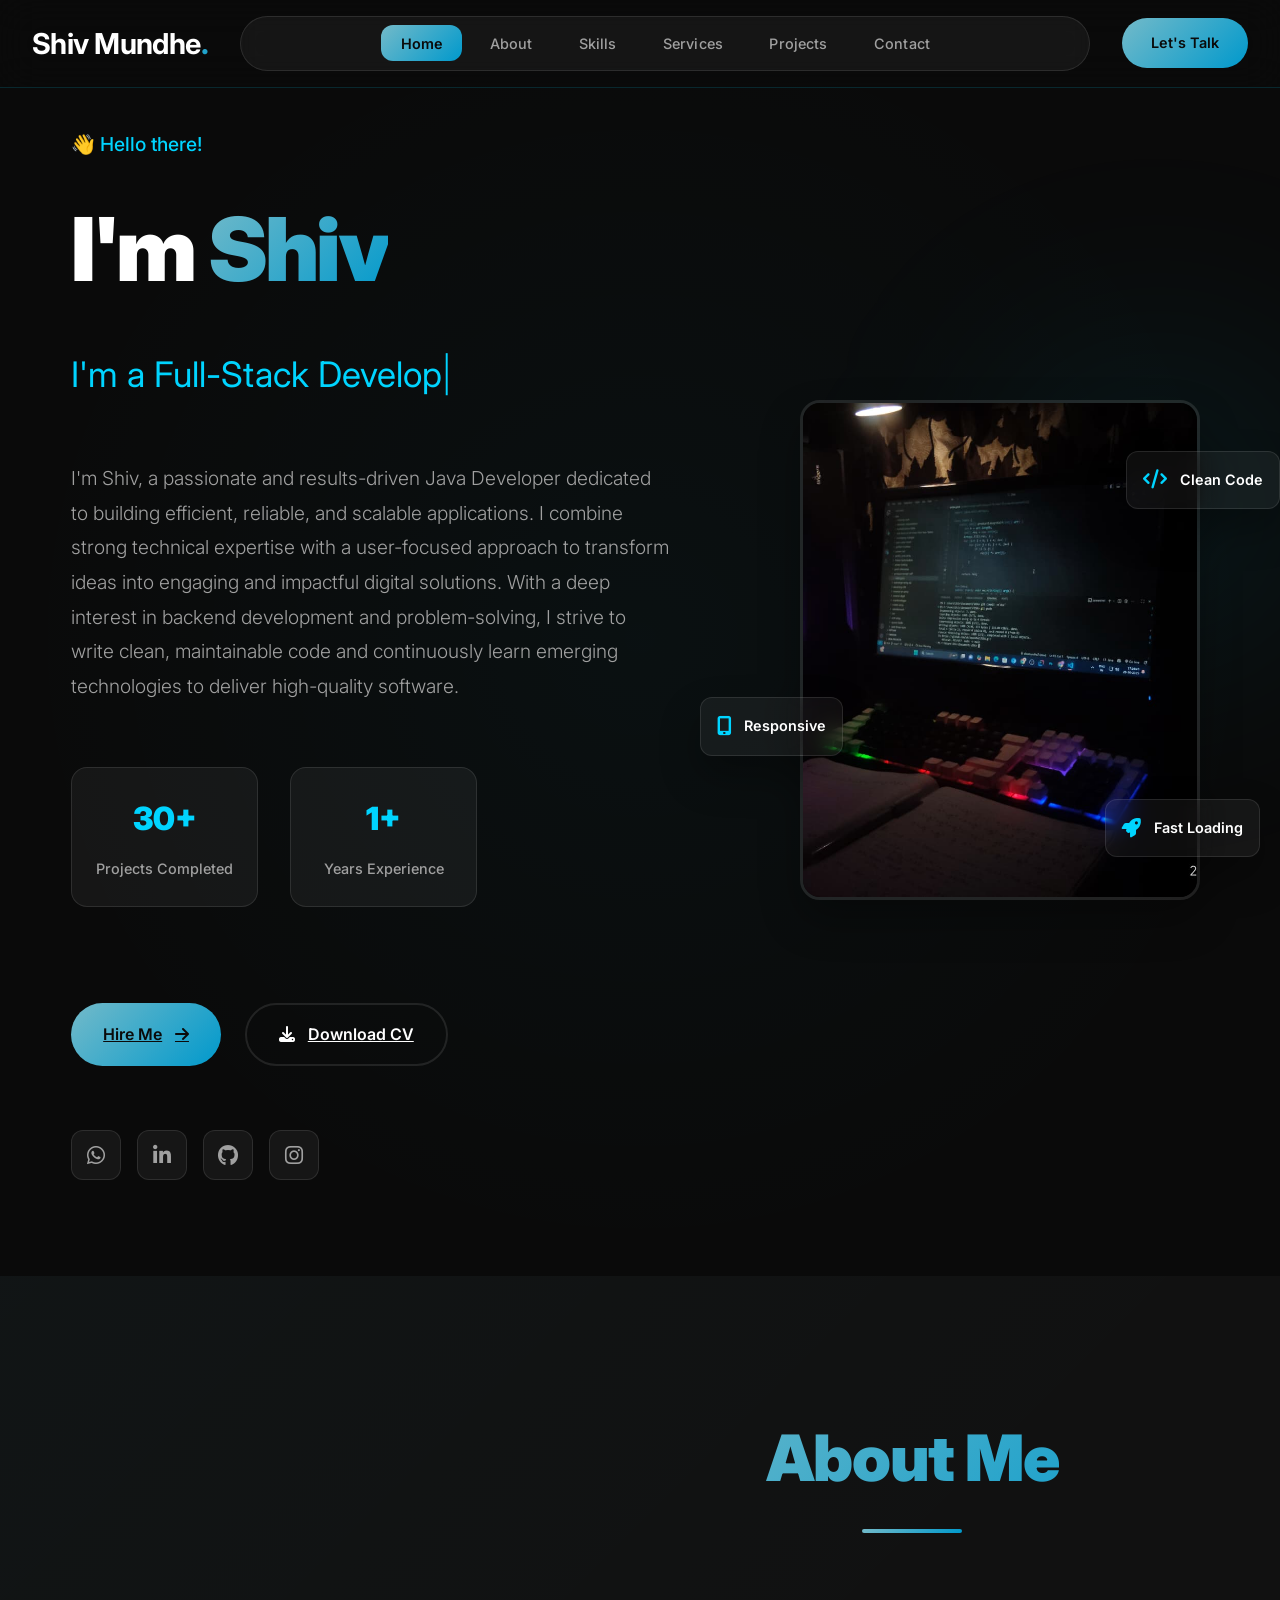
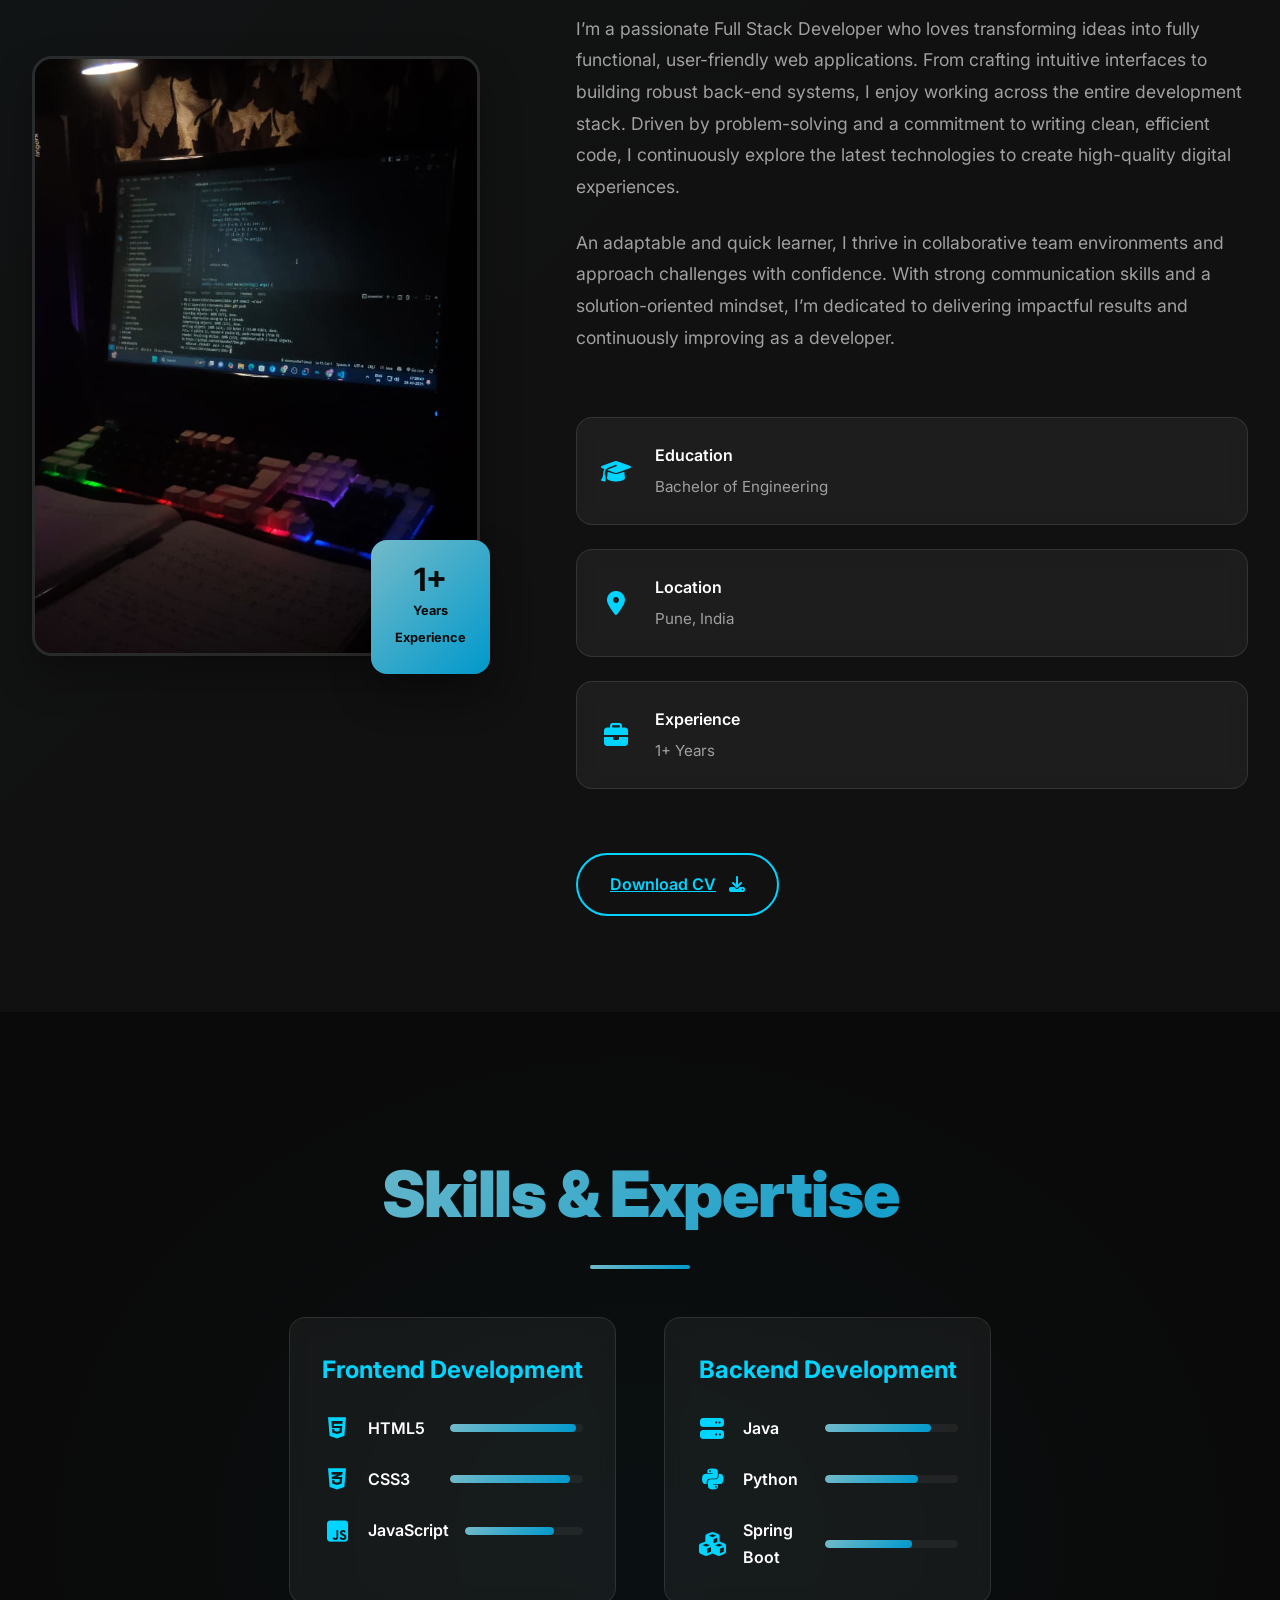
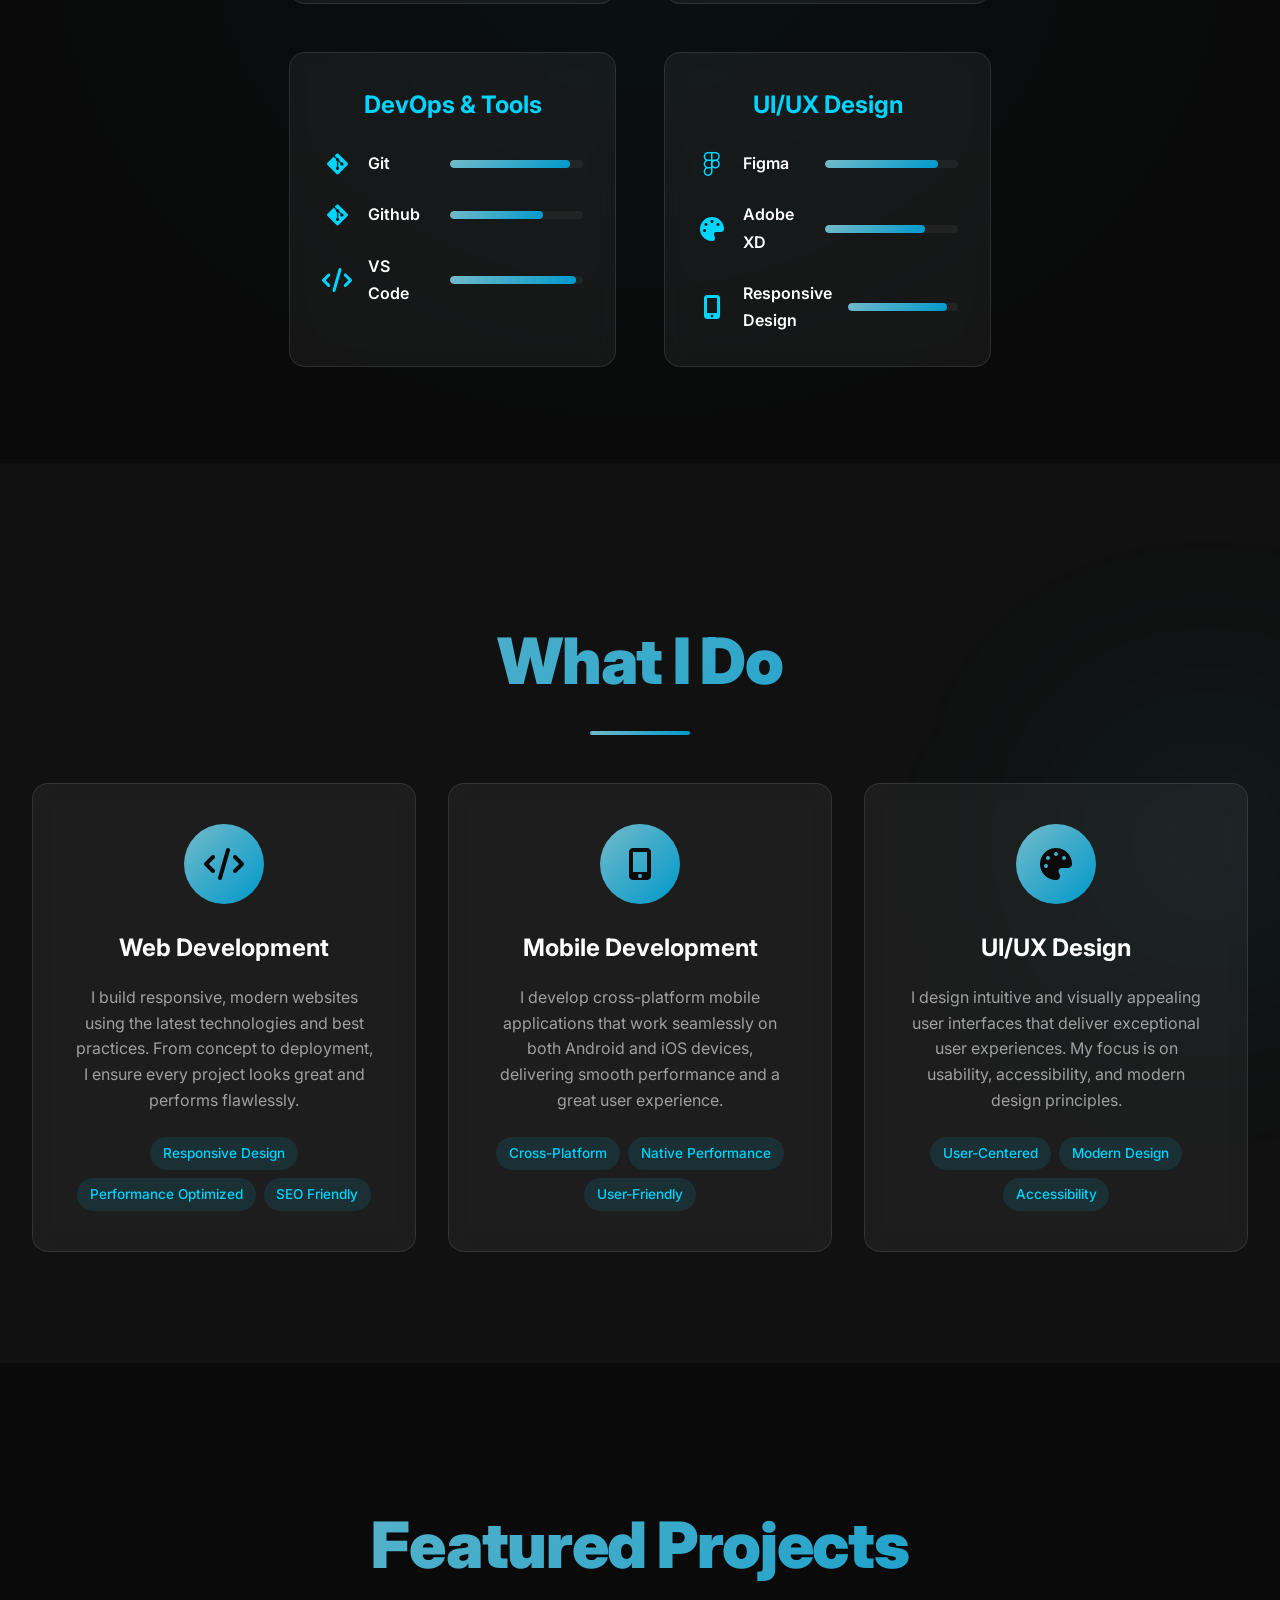
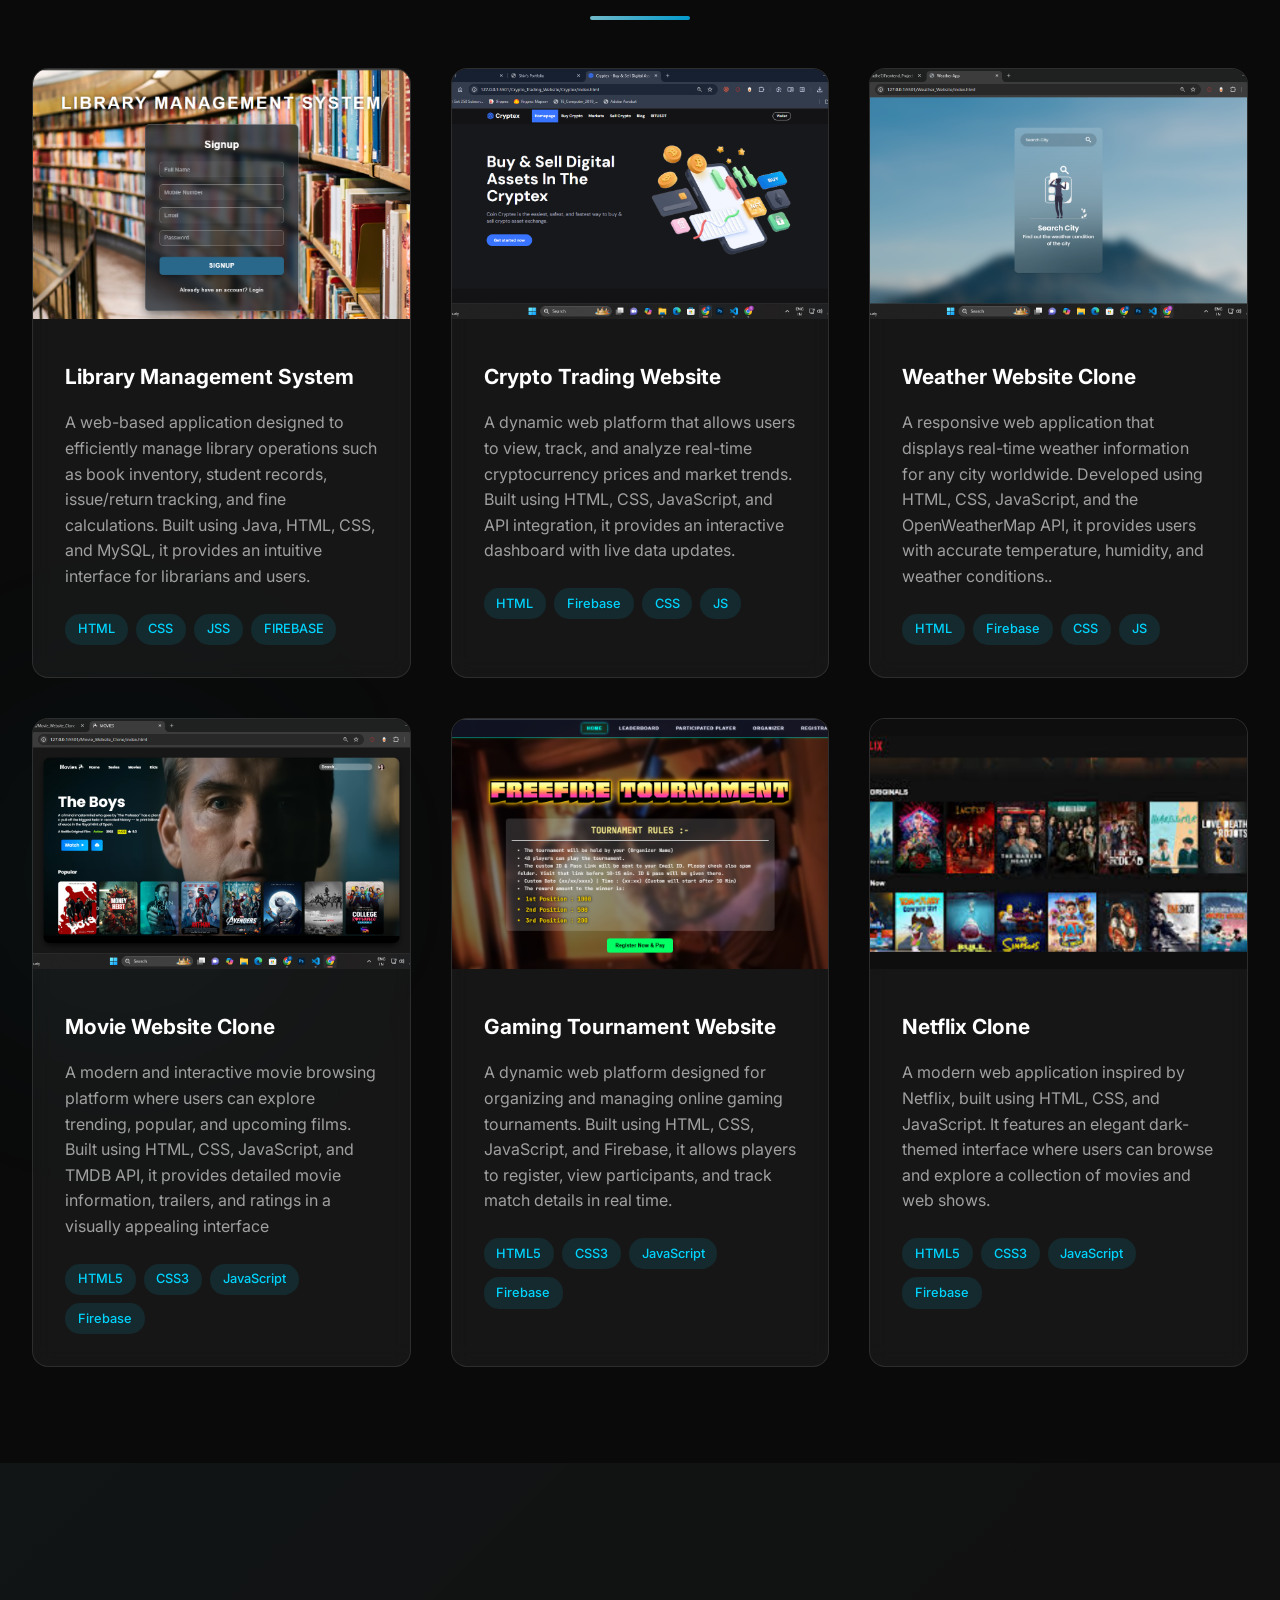
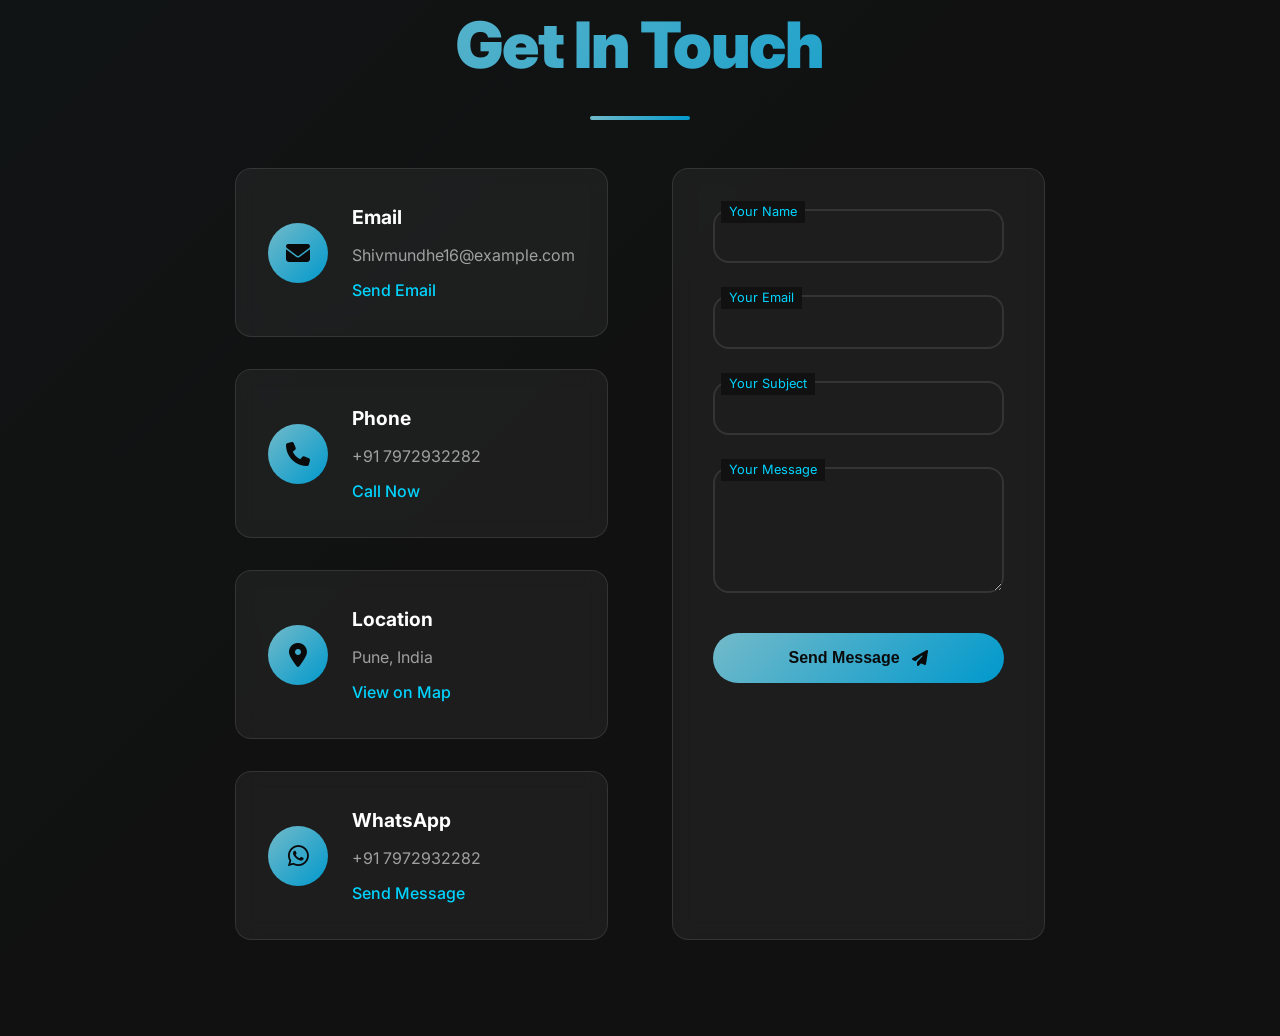
<file: shiv-new-portfolio/profile/index.html>
<!DOCTYPE html>
<html lang="en">

<head>
    <meta charset="UTF-8">
    <meta name="viewport" content="width=device-width, initial-scale=1.0">
    <title>Shiv Mundhe - Portfolio</title>
    <link rel="stylesheet"
        href="https://fonts.googleapis.com/css2?family=Inter:wght@300;400;500;600;700;900&display=swap">
    <link rel="stylesheet" href="https://cdnjs.cloudflare.com/ajax/libs/font-awesome/6.4.0/css/all.min.css">
    <link rel="stylesheet" href="style.css">
</head>

<body>
    <header>
        <nav class="navbar">
            <div class="nav-brand">Shiv Mundhe<span class="brand-dot">.</span></div>
            <ul class="nav-menu">
                <li><a href="#home" class="nav-link active">Home</a></li>
                <li><a href="#about" class="nav-link">About</a></li>
                <li><a href="#skills" class="nav-link">Skills</a></li>
                <li><a href="#service" class="nav-link">Services</a></li>
                <li><a href="#project" class="nav-link">Projects</a></li>
                <li><a href="#contact" class="nav-link">Contact</a></li>
            </ul>
            <div class="nav-cta">
                <a href="#contact" class="cta-btn">Let's Talk</a>
            </div>
            <div class="hamburger">
                <span></span>
                <span></span>
                <span></span>
            </div>
        </nav>
    </header>

    <main>
        <section id="home" class="section home">
            <div class="container">
                <div class="home-content">
                    <div class="home-text">
                        <div class="greeting">👋 Hello there!</div>
                        <h1 class="hero-title">I'm <span class="accent">Shiv</span></h1>
                        <h2 class="hero-subtitle" id="rotating-profession">Web Developer</h2>
                        <p class="hero-desc">
                            I'm Shiv, a passionate and results-driven Java Developer dedicated to building efficient,
                            reliable, and scalable applications. I combine strong technical expertise with a
                            user-focused approach to transform ideas into engaging and impactful digital solutions. With
                            a deep interest in backend development and problem-solving, I strive to write clean,
                            maintainable code and continuously learn emerging technologies to deliver high-quality
                            software.
                        </p>

                        <div class="hero-stats">
                            <div class="stat">
                                <span class="stat-number">30+</span>
                                <span class="stat-label">Projects Completed</span>
                            </div>
                            <div class="stat">
                                <span class="stat-number">1+</span>
                                <span class="stat-label">Years Experience</span>
                            </div>
                        </div>

                        <div class="hero-actions">
                            <a href="#contact" class="hire-btn primary">
                                <span>Hire Me</span>
                                <i class="fas fa-arrow-right"></i>
                            </a>
                            <a href="https://drive.google.com/file/d/1qM5o1s1-Yy5-Kff9Eo3NRAQvk4mnkRW1/view"
                                target="_blank" download class="hire-btn secondary">
                                <i class="fas fa-download"></i>
                                <span>Download CV</span>
                            </a>
                        </div>

                        <div class="social-links">
                            <a href="+91 79 7293 2282" aria-label="WhatsApp" class="social-icon whatsapp">
                                <i class="fab fa-whatsapp"></i>
                            </a>
                            <a href="https://www.linkedin.com/in/shivshankar-mundhe-4a0320367/" aria-label="LinkedIn"
                                class="social-icon linkedin">
                                <i class="fab fa-linkedin-in"></i>
                            </a>
                            <a href="https://github.com/shivmundhe7" aria-label="GitHub" class="social-icon github">
                                <i class="fab fa-github"></i>
                            </a>
                            <a href="https://www.instagram.com/shiv_mundhe_7/" aria-label="Instagram"
                                class="social-icon instagram">
                                <i class="fab fa-instagram"></i>
                            </a>
                        </div>
                    </div>

                    <div class="home-image">
                        <div class="image-container">
                            <img src="images/mainimg.jpeg" alt="Profile photo of Shiv Mundhe" class="profile-image">
                            <div class="floating-card card-1">
                                <i class="fas fa-code"></i>
                                <span>Clean Code</span>
                            </div>
                            <div class="floating-card card-2">
                                <i class="fas fa-mobile-alt"></i>
                                <span>Responsive</span>
                            </div>
                            <div class="floating-card card-3">
                                <i class="fas fa-rocket"></i>
                                <span>Fast Loading</span>
                            </div>
                        </div>
                    </div>
                </div>
            </div>
        </section>

        <section id="about" class="section about">
            <div class="container">
                <div class="about-content">
                    <div class="about-image">
                        <div class="image-wrapper">
                            <img src="images/mainimg.jpeg" alt="About Shiv Mundhe" class="about-img">
                            <div class="experience-badge">
                                <span class="badge-number">1+</span>
                                <span class="badge-text">Years<br>Experience</span>
                            </div>
                        </div>
                    </div>

                    <div class="about-text">
                        <h2 class="section-title">About Me</h2>
                        <div class="about-description">
                            <p>I’m a passionate Full Stack Developer who loves transforming ideas into fully functional,
                                user-friendly web applications. From crafting intuitive interfaces to building robust
                                back-end systems, I enjoy working across the entire development stack. Driven by
                                problem-solving and a commitment to writing clean, efficient code, I continuously
                                explore the latest technologies to create high-quality digital experiences.
                            </p>

                            <p>An adaptable and quick learner, I thrive in collaborative team environments and approach
                                challenges with confidence. With strong communication skills and a solution-oriented
                                mindset, I’m dedicated to delivering impactful results and continuously improving as a
                                developer.</p>
                        </div>

                        <div class="about-highlights">
                            <div class="highlight">
                                <i class="fas fa-graduation-cap"></i>
                                <div>
                                    <h4>Education</h4>
                                    <p>Bachelor of Engineering</p>
                                </div>
                            </div>
                            <div class="highlight">
                                <i class="fas fa-map-marker-alt"></i>
                                <div>
                                    <h4>Location</h4>
                                    <p>Pune, India</p>
                                </div>
                            </div>
                            <div class="highlight">
                                <i class="fas fa-briefcase"></i>
                                <div>
                                    <h4>Experience</h4>
                                    <p>1+ Years</p>
                                </div>
                            </div>
                        </div>

                        <div class="about-actions">
                            <a href="https://drive.google.com/file/d/1qM5o1s1-Yy5-Kff9Eo3NRAQvk4mnkRW1/view"
                                target="_blank" download class="about-btn">
                                <span>Download CV</span>
                                <i class="fas fa-download"></i>
                            </a>
                        </div>
                    </div>
                </div>
            </div>
        </section>

        <section id="skills" class="section skills">
            <div class="container">
                <h2 class="section-title">Skills & Expertise</h2>
                <div class="skills-content">
                    <div class="skills-grid">

                        <div class="skill-category">
                            <h3>Frontend Development</h3>
                            <div class="skill-items">
                                <div class="skill-item">
                                    <i class="fab fa-html5"></i>
                                    <span>HTML5</span>
                                    <div class="skill-bar">
                                        <div class="skill-fill" style="width: 95%"></div>
                                    </div>
                                </div>
                                <div class="skill-item">
                                    <i class="fab fa-css3-alt"></i>
                                    <span>CSS3</span>
                                    <div class="skill-bar">
                                        <div class="skill-fill" style="width: 90%"></div>
                                    </div>
                                </div>
                                <div class="skill-item">
                                    <i class="fab fa-js-square"></i>
                                    <span>JavaScript</span>
                                    <div class="skill-bar">
                                        <div class="skill-fill" style="width: 75%"></div>
                                    </div>
                                </div>
                            </div>
                        </div>

                        <div class="skill-category">
                            <h3>Backend Development</h3>
                            <div class="skill-items">
                                <div class="skill-item">
                                    <i class="fas fa-server"></i>
                                    <span>Java</span>
                                    <div class="skill-bar">
                                        <div class="skill-fill" style="width: 80%"></div>
                                    </div>
                                </div>
                                <div class="skill-item">
                                    <i class="fab fa-python"></i>
                                    <span>Python</span>
                                    <div class="skill-bar">
                                        <div class="skill-fill" style="width: 70%"></div>
                                    </div>
                                </div>
                                <div class="skill-item">
                                    <i class="fas fa-cubes"></i>
                                    <span>Spring Boot</span>
                                    <div class="skill-bar">
                                        <div class="skill-fill" style="width: 65%"></div>
                                    </div>
                                </div>
                            </div>
                        </div>
                        <div class="skill-category">
                            <h3>DevOps & Tools</h3>
                            <div class="skill-items">
                                <div class="skill-item">
                                    <i class="fab fa-git-alt"></i>
                                    <span>Git</span>
                                    <div class="skill-bar">
                                        <div class="skill-fill" style="width: 90%"></div>
                                    </div>
                                </div>
                                <div class="skill-item">
                                    <i class="fab fa-git-alt"></i>
                                    <span>Github</span>
                                    <div class="skill-bar">
                                        <div class="skill-fill" style="width: 70%"></div>
                                    </div>
                                </div>
                                <div class="skill-item">
                                    <i class="fas fa-code"></i>
                                    <span>VS Code</span>
                                    <div class="skill-bar">
                                        <div class="skill-fill" style="width: 95%"></div>
                                    </div>
                                </div>
                            </div>
                        </div>
                        <div class="skill-category">
                            <h3>UI/UX Design</h3>
                            <div class="skill-items">
                                <div class="skill-item">
                                    <i class="fab fa-figma"></i>
                                    <span>Figma</span>
                                    <div class="skill-bar">
                                        <div class="skill-fill" style="width: 85%"></div>
                                    </div>
                                </div>
                                <div class="skill-item">
                                    <i class="fas fa-palette"></i>
                                    <span>Adobe XD</span>
                                    <div class="skill-bar">
                                        <div class="skill-fill" style="width: 75%"></div>
                                    </div>
                                </div>
                                <div class="skill-item">
                                    <i class="fas fa-mobile-alt"></i>
                                    <span>Responsive Design</span>
                                    <div class="skill-bar">
                                        <div class="skill-fill" style="width: 90%"></div>
                                    </div>
                                </div>
                            </div>
                        </div>

                    </div>
                </div>
            </div>
        </section>

        <section id="service" class="section services">
            <div class="container">
                <h2 class="section-title">What I Do</h2>
                <div class="services-content">
                    <div class="services-grid">

                        <!-- Web Development -->
                        <div class="service-card">
                            <div class="service-icon">
                                <i class="fas fa-code"></i>
                            </div>
                            <h3>Web Development</h3>
                            <p>I build responsive, modern websites using the latest technologies and best practices.
                                From concept to deployment, I ensure every project looks great and performs flawlessly.
                            </p>
                            <div class="service-features">
                                <span>Responsive Design</span>
                                <span>Performance Optimized</span>
                                <span>SEO Friendly</span>
                            </div>
                        </div>

                        <!-- Mobile Development -->
                        <div class="service-card">
                            <div class="service-icon">
                                <i class="fas fa-mobile-alt"></i>
                            </div>
                            <h3>Mobile Development</h3>
                            <p>I develop cross-platform mobile applications that work seamlessly on both Android and iOS
                                devices,
                                delivering smooth performance and a great user experience.</p>
                            <div class="service-features">
                                <span>Cross-Platform</span>
                                <span>Native Performance</span>
                                <span>User-Friendly</span>
                            </div>
                        </div>

                        <!-- UI/UX Design -->
                        <div class="service-card">
                            <div class="service-icon">
                                <i class="fas fa-palette"></i>
                            </div>
                            <h3>UI/UX Design</h3>
                            <p>I design intuitive and visually appealing user interfaces that deliver exceptional user
                                experiences.
                                My focus is on usability, accessibility, and modern design principles.</p>
                            <div class="service-features">
                                <span>User-Centered</span>
                                <span>Modern Design</span>
                                <span>Accessibility</span>
                            </div>
                        </div>

                    </div>
                </div>
            </div>
        </section>

        <section id="project" class="section projects">
            <div class="container">
                <h2 class="section-title">Featured Projects</h2>
                <div class="projects-content">
                    <div class="projects-grid">
                        <div class="project-card">
                            <div class="project-image">
                                <img src="images/library.png" alt="Project 1">
                                <div class="project-overlay">
                                    <div class="project-links">
                                        <a href="https://readnest-smoky.vercel.app/" target="_blank"
                                            class="project-link">
                                            <i class="fas fa-external-link-alt"></i>
                                        </a>
                                        <a href="https://github.com/shivmundhe7/Library-management-system"
                                            class="project-link">
                                            <i class="fab fa-github"></i>
                                        </a>
                                    </div>
                                </div>
                            </div>
                            <div class="project-info">
                                <h3>Library Management System</h3>
                                <p>A web-based application designed to efficiently manage library operations such as
                                    book inventory, student records, issue/return tracking, and fine calculations. Built
                                    using Java, HTML, CSS, and MySQL, it provides an intuitive interface for librarians
                                    and users.</p>
                                <div class="project-tech">
                                    <span>HTML</span>
                                    <span>CSS</span>
                                    <span>JSS</span>
                                    <span>FIREBASE</span>
                                </div>
                            </div>
                        </div>
                        <div class="project-card">
                            <div class="project-image">
                                <img src="images/crypto.png" alt="Project 2">
                                <div class="project-overlay">
                                    <div class="project-links">
                                        <a href="https://cryptexbyshiv.vercel.app/" target="_blank"
                                            class="project-link">
                                            <i class="fas fa-external-link-alt"></i>
                                        </a>
                                        <a href="https://github.com/shivmundhe7/Share-market-Website-UI" target="_blank"
                                            class="project-link">
                                            <i class="fab fa-github"></i>
                                        </a>
                                    </div>
                                </div>
                            </div>
                            <div class="project-info">
                                <h3>Crypto Trading Website</h3>
                                <p>A dynamic web platform that allows users to view, track, and analyze real-time
                                    cryptocurrency prices and market trends. Built using HTML, CSS, JavaScript, and API
                                    integration, it provides an interactive dashboard with live data updates.</p>
                                <div class="project-tech">
                                    <span>HTML</span>
                                    <span>Firebase</span>
                                    <span> CSS</span>
                                    <span>JS</span>
                                </div>
                            </div>
                        </div>
                        <div class="project-card">
                            <div class="project-image">
                                <img src="images/weather.png" alt="Project 3">
                                <div class="project-overlay">
                                    <div class="project-links">
                                        <a href="https://weatherappbyshiv.vercel.app/" target="_blank"
                                            class="project-link">
                                            <i class="fas fa-external-link-alt"></i>
                                        </a>
                                        <a href="https://github.com/shivmundhe7/Weather-website-UI" target="_blank"
                                            class="project-link">
                                            <i class="fab fa-github"></i>
                                        </a>
                                    </div>
                                </div>
                            </div>
                            <div class="project-info">
                                <h3>Weather Website Clone</h3>
                                <p>A responsive web application that displays real-time weather information for any city
                                    worldwide. Developed using HTML, CSS, JavaScript, and the OpenWeatherMap API, it
                                    provides users with accurate temperature, humidity, and weather conditions..</p>
                                <div class="project-tech">
                                    <span>HTML</span>
                                    <span>Firebase</span>
                                    <span> CSS</span>
                                    <span>JS</span>
                                </div>
                            </div>
                        </div>
                        <div class="project-card">
                            <div class="project-image">
                                <img src="images/movie.png" alt="Project 4">
                                <div class="project-overlay">
                                    <div class="project-links">
                                        <a href="https://moviewebbyshiv.vercel.app/" target="_blank"
                                            class="project-link">
                                            <i class="fas fa-external-link-alt"></i>
                                        </a>
                                        <a href="https://github.com/shivmundhe7/Movie-Website-Clone" target="_blank"
                                            class="project-link">
                                            <i class="fab fa-github"></i>
                                        </a>
                                    </div>
                                </div>
                            </div>
                            <div class="project-info">
                                <h3>Movie Website Clone</h3>
                                <p>A modern and interactive movie browsing platform where users can explore trending,
                                    popular, and upcoming films. Built using HTML, CSS, JavaScript, and TMDB API, it
                                    provides detailed movie information, trailers, and ratings in a visually appealing
                                    interface</p>
                                <div class="project-tech">
                                    <span>HTML5</span>
                                    <span>CSS3</span>
                                    <span>JavaScript</span>
                                    <span>Firebase</span>
                                </div>
                            </div>
                        </div>
                        <div class="project-card">
                            <div class="project-image">
                                <img src="images/gaming.png" alt="Project 5">
                                <div class="project-overlay">
                                    <div class="project-links">
                                        <a href="https://booyahbattles.vercel.app/" target="_blank"
                                            class="project-link">
                                            <i class="fas fa-external-link-alt"></i>
                                        </a>
                                        <a href="https://github.com/shivmundhe7/tournament-host-check" target="_blank"
                                            class="project-link">
                                            <i class="fab fa-github"></i>
                                        </a>
                                    </div>
                                </div>
                            </div>
                            <div class="project-info">
                                <h3>Gaming Tournament Website</h3>
                                <p>A dynamic web platform designed for organizing and managing online gaming
                                    tournaments. Built using HTML, CSS, JavaScript, and Firebase, it allows players to
                                    register, view participants, and track match details in real time.</p>
                                <div class="project-tech">
                                    <span>HTML5</span>
                                    <span>CSS3</span>
                                    <span>JavaScript</span>
                                    <span>Firebase</span>
                                </div>
                            </div>
                        </div>
                        <div class="project-card">
                            <div class="project-image">
                                <img src="images/netflix.png" alt="Project 6">
                                <div class="project-overlay">
                                    <div class="project-links">
                                        <a href="https://netflixclonebyshiv.vercel.app/" target="_blank"
                                            class="project-link">
                                            <i class="fas fa-external-link-alt"></i>
                                        </a>
                                        <a href="#" class="project-link">
                                            <i class="fab fa-github"></i>
                                        </a>
                                    </div>
                                </div>
                            </div>
                            <div class="project-info">
                                <h3>Netflix Clone</h3>
                                <p>A modern web application inspired by Netflix, built using HTML, CSS, and JavaScript.
                                    It features an elegant dark-themed interface where users can browse and explore a
                                    collection of movies and web shows.
                                </p>
                                <div class="project-tech">
                                    <span>HTML5</span>
                                    <span>CSS3</span>
                                    <span>JavaScript</span>
                                    <span>Firebase</span>
                                </div>
                            </div>
                        </div>
                    </div>
                </div>
            </div>
        </section>

        <section id="contact" class="section contact">
            <div class="container">
                <h2 class="section-title">Get In Touch</h2>
                <div class="contact-content">
                    <div class="contact-info">
                        <div class="contact-item">
                            <div class="contact-icon">
                                <i class="fas fa-envelope"></i>
                            </div>
                            <div class="contact-details">
                                <h3>Email</h3>
                                <p>Shivmundhe16@example.com</p>
                                <a href="mailto:shivmundhe16@example.com">Send Email</a>
                            </div>
                        </div>
                        <div class="contact-item">
                            <div class="contact-icon">
                                <i class="fas fa-phone"></i>
                            </div>
                            <div class="contact-details">
                                <h3>Phone</h3>
                                <p>+91 7972932282</p>
                                <a href="tel:+91XXXXXXXXXX">Call Now</a>
                            </div>
                        </div>
                        <div class="contact-item">
                            <div class="contact-icon">
                                <i class="fas fa-map-marker-alt"></i>
                            </div>
                            <div class="contact-details">
                                <h3>Location</h3>
                                <p>Pune, India</p>
                                <a href="https://maps.app.goo.gl/E5kf6nkKGcShqHS78" target="_blank">View on Map</a>
                            </div>
                        </div>
                        <div class="contact-item">
                            <div class="contact-icon">
                                <i class="fab fa-whatsapp"></i>
                            </div>
                            <div class="contact-details">
                                <h3>WhatsApp</h3>
                                <p>+91 7972932282</p>
                                <a href="#" target="_blank">Send Message</a>
                            </div>
                        </div>
                    </div>
                    <div class="contact-form">
                        <form id="contactForm">
                            <div class="form-group">
                                <input type="text" id="name" name="name" required>
                                <label for="name">Your Name</label>
                            </div>
                            <div class="form-group">
                                <input type="email" id="email" name="email" required>
                                <label for="email">Your Email</label>
                            </div>
                            <div class="form-group">
                                <input type="text" id="subject" name="subject" required>
                                <label for="subject">Your Subject</label>
                            </div>
                            <div class="form-group">
                                <textarea id="message" name="message" rows="5" required></textarea>
                                <label for="message">Your Message</label>
                            </div>
                            <button type="submit" class="submit-btn">
                                <span>Send Message</span>
                                <i class="fas fa-paper-plane"></i>
                            </button>
                        </form>
                    </div>
                </div>
            </div>
        </section>
    </main>
    <script src="script.js"></script>
</body>

</html>
</file>
<file: shiv-new-portfolio/profile/style.css>
/* CSS Variables */
:root {
    --bg-primary: #0a0a0a;
    --bg-secondary: #111111;
    --bg-tertiary: #1a1a1a;
    --text-primary: #ffffff;
    --text-secondary: #a0a0a0;
    --text-muted: #666666;
    --accent-primary: #00d4ff;
    --accent-secondary: #0099cc;
    --accent-gradient: linear-gradient(135deg, #73bac9 0%, #0099cc 100%);
    --accent-gradient-hover: linear-gradient(135deg, #00bfea 0%, #0088bb 100%);
    --border-accent: rgba(0, 212, 255, 0.15);
    --shadow-glow: 0 0 60px rgba(0, 212, 255, 0.15);
    --shadow-card: 0 20px 40px rgba(0, 0, 0, 0.3);
    --shadow-hover: 0 30px 60px rgba(0, 0, 0, 0.4);
    --border-radius: 16px;
    --border-radius-pill: 50px;
    --transition-smooth: all 0.4s cubic-bezier(0.25, 0.46, 0.45, 0.94);
    --transition-fast: all 0.2s ease;
    --transition-spring: all 0.6s cubic-bezier(0.68, -0.55, 0.265, 1.55);
    --glass-bg: rgba(255, 255, 255, 0.05);
    --glass-border: rgba(255, 255, 255, 0.1);
}

* {
    margin: 0;
    padding: 0;
    box-sizing: border-box;
}

body {
    font-family: 'Inter', sans-serif;
    background: var(--bg-primary);
    color: var(--text-primary);
    line-height: 1.7;
    overflow-x: hidden;
    -webkit-font-smoothing: antialiased;
    -moz-osx-font-smoothing: grayscale;
}

.container {
    max-width: 1400px;
    margin: 0 auto;
    padding: 0 2rem;
}

::-webkit-scrollbar {
    width: 8px;
}

::-webkit-scrollbar-track {
    background: var(--bg-secondary);
}

::-webkit-scrollbar-thumb {
    background: var(--accent-gradient);
    border-radius: 4px;
}

::-webkit-scrollbar-thumb:hover {
    background: var(--accent-gradient-hover);
}

header {
    position: fixed;
    top: 0;
    width: 100%;
    z-index: 1000;
    padding: 1rem 0;
    background: rgba(10, 10, 10, 0.8);
    backdrop-filter: blur(20px);
    border-bottom: 1px solid var(--border-accent);
    transition: var(--transition-smooth);
}

header.scrolled {
    padding: 0.5rem 0;
    background: rgba(10, 10, 10, 0.95);
    box-shadow: var(--shadow-card);
}

.navbar {
    display: grid;
    grid-template-columns: auto 1fr auto;
    align-items: center;
    gap: 2rem;
    max-width: 1400px;
    margin: 0 auto;
    padding: 0 2rem;
}

.nav-brand {
    font-size: 1.8rem;
    font-weight: 700;
    color: var(--text-primary);
    letter-spacing: -0.02em;
    position: relative;
    cursor: pointer;
}

.brand-dot {
    background: var(--accent-gradient);
    -webkit-background-clip: text;
    -webkit-text-fill-color: transparent;
    background-clip: text;
    font-size: 2rem;
}

.nav-menu {
    display: flex;
    list-style: none;
    justify-content: center;
    align-items: center;
    gap: 0.5rem;
    background: var(--glass-bg);
    padding: 0.8rem 1.5rem;
    border-radius: var(--border-radius-pill);
    border: 1px solid var(--glass-border);
    backdrop-filter: blur(10px);
}

.nav-link {
    color: var(--text-secondary);
    text-decoration: none;
    font-weight: 500;
    font-size: 0.9rem;
    position: relative;
    padding: 0.6rem 1.2rem;
    border-radius: 12px;
    transition: var(--transition-fast);
    letter-spacing: 0.01em;
}

.nav-link:hover,
.nav-link.active {
    color: var(--text-primary);
    background: rgba(0, 212, 255, 0.1);
    transform: translateY(-1px);
}

.nav-link.active {
    background: var(--accent-gradient);
    color: var(--bg-primary);
    font-weight: 600;
}

.nav-cta {
    display: flex;
    align-items: center;
}

.cta-btn {
    background: var(--accent-gradient);
    color: var(--bg-primary);
    text-decoration: none;
    padding: 0.8rem 1.8rem;
    border-radius: var(--border-radius-pill);
    font-weight: 600;
    font-size: 0.9rem;
    transition: var(--transition-smooth);
    position: relative;
    overflow: hidden;
}

.cta-btn::before {
    content: '';
    position: absolute;
    top: 0;
    left: -100%;
    width: 100%;
    height: 100%;
    background: linear-gradient(90deg, transparent, rgba(255, 255, 255, 0.2), transparent);
    transition: left 0.5s;
}

.cta-btn:hover::before {
    left: 100%;
}

.cta-btn:hover {
    transform: translateY(-2px);
    box-shadow: 0 10px 30px rgba(0, 212, 255, 0.3);
}

.hamburger {
    display: none;
    flex-direction: column;
    cursor: pointer;
    gap: 0.3rem;
    padding: 0.5rem;
    background: var(--glass-bg);
    border-radius: 8px;
    border: 1px solid var(--glass-border);
    backdrop-filter: blur(10px);
}

.hamburger span {
    width: 25px;
    height: 2px;
    background: var(--text-primary);
    border-radius: 2px;
    transition: var(--transition-smooth);
}

.hamburger.active span:nth-child(1) {
    transform: rotate(45deg) translate(5px, 5px);
}

.hamburger.active span:nth-child(2) {
    opacity: 0;
}

.hamburger.active span:nth-child(3) {
    transform: rotate(-45deg) translate(7px, -6px);
}

/* Sections */
.section {
    min-height: 100vh;
    display: flex;
    align-items: center;
    padding: 8rem 0 6rem;
    position: relative;
}

.section-title {
    font-size: clamp(2.5rem, 5vw, 4rem);
    font-weight: 900;
    text-align: center;
    margin-bottom: 3rem;
    background: var(--accent-gradient);
    -webkit-background-clip: text;
    -webkit-text-fill-color: transparent;
    background-clip: text;
    letter-spacing: -0.02em;
    position: relative;
}

.section-title::after {
    content: '';
    display: block;
    width: 100px;
    height: 4px;
    background: var(--accent-gradient);
    margin: 1rem auto 0;
    border-radius: 2px;
}

.home {
    background: radial-gradient(ellipse at center, rgba(0, 212, 255, 0.03) 0%, transparent 70%);
    position: relative;
    overflow: hidden;
}

.home::before {
    content: '';
    position: absolute;
    top: 20%;
    right: -10%;
    width: 500px;
    height: 500px;
    background: radial-gradient(circle, rgba(0, 212, 255, 0.1) 0%, transparent 70%);
    border-radius: 50%;
    filter: blur(100px);
    animation: float 6s ease-in-out infinite;
}

.home-content {
    display: grid;
    grid-template-columns: 1.2fr 0.8fr;
    gap: 6rem;
    align-items: center;
    max-width: 1300px;
    margin: 0 auto;
    position: relative;
    z-index: 1;
}

.home-text {
    display: flex;
    flex-direction: column;
    gap: 2rem;
}

.greeting {
    font-size: 1.2rem;
    color: var(--accent-primary);
    font-weight: 500;
    margin-bottom: 0.5rem;
    opacity: 0;
    animation: fadeInUp 0.8s ease forwards 0.2s;
}

.hero-title {
    font-size: clamp(3rem, 7vw, 5.5rem);
    font-weight: 900;
    line-height: 1.1;
    letter-spacing: -0.03em;
    margin-bottom: 1rem;
    opacity: 0;
    animation: fadeInUp 0.8s ease forwards 0.4s;
}

.accent {
    background: var(--accent-gradient);
    -webkit-background-clip: text;
    -webkit-text-fill-color: transparent;
    background-clip: text;
    position: relative;
}

.hero-subtitle {
    font-size: clamp(1.5rem, 3vw, 2.2rem);
    font-weight: 400;
    color: var(--accent-primary);
    margin-bottom: 1.5rem;
    min-height: 3rem;
    opacity: 0;
    animation: fadeInUp 0.8s ease forwards 0.6s;
}

.cursor {
    animation: blink 1s infinite;
    color: var(--accent-primary);
    font-weight: 300;
}

.hero-desc {
    font-size: 1.2rem;
    font-weight: 300;
    color: var(--text-secondary);
    max-width: 600px;
    line-height: 1.8;
    opacity: 0;
    animation: fadeInUp 0.8s ease forwards 0.8s;
}

.hero-stats {
    display: grid;
    grid-template-columns: repeat(3, 1fr);
    gap: 2rem;
    margin: 2rem 0;
    opacity: 0;
    animation: fadeInUp 0.8s ease forwards 1s;
}

.stat {
    text-align: center;
    padding: 1.5rem;
    background: var(--glass-bg);
    border: 1px solid var(--glass-border);
    border-radius: var(--border-radius);
    backdrop-filter: blur(10px);
    transition: 0s;
}

.stat:hover {
    transform: translateY(-5px);
    box-shadow: var(--shadow-card);
    border-color: var(--accent-primary);
}

.stat-number {
    display: block;
    font-size: 2rem;
    font-weight: 900;
    color: var(--accent-primary);
    margin-bottom: 0.5rem;
}

.stat-label {
    font-size: 0.9rem;
    color: var(--text-secondary);
    font-weight: 500;
}

.hero-actions {
    display: flex;
    gap: 1.5rem;
    margin: 2rem 0;
    opacity: 0;
    animation: fadeInUp 0.8s ease forwards 1.2s;
}

.hire-btn {
    display: flex;
    align-items: center;
    gap: 0.8rem;
    padding: 1rem 2rem;
    border-radius: var(--border-radius-pill);
    font-weight: 600;
    font-size: 1rem;
    cursor: pointer;
    transition: var(--transition-smooth);
    border: none;
    position: relative;
    overflow: hidden;
}

.hire-btn.primary {
    background: var(--accent-gradient);
    color: var(--bg-primary);
}

.hire-btn.secondary {
    background: transparent;
    color: var(--text-primary);
    border: 2px solid var(--glass-border);
}

.hire-btn:hover {
    transform: translateY(-3px);
    box-shadow: 0 15px 35px rgba(0, 212, 255, 0.3);
}

.hire-btn.secondary:hover {
    border-color: var(--accent-primary);
    color: var(--accent-primary);
}

.social-links {
    display: flex;
    gap: 1rem;
    opacity: 0;
    animation: fadeInUp 0.8s ease forwards 1.4s;
}

.social-icon {
    width: 50px;
    height: 50px;
    border-radius: 12px;
    display: flex;
    align-items: center;
    justify-content: center;
    color: var(--text-secondary);
    text-decoration: none;
    transition: 0s;
    font-size: 1.3rem;
    background: var(--glass-bg);
    border: 1px solid var(--glass-border);
    backdrop-filter: blur(10px);
}

.social-icon:hover {
    transform: translateY(-3px);
    color: var(--text-primary);
    box-shadow: var(--shadow-card);
}

.social-icon.whatsapp:hover {
    background: #25d366;
    color: white;
}

.social-icon.linkedin:hover {
    background: #0077b5;
    color: white;
}

.social-icon.github:hover {
    background: #333;
    color: white;
}

.social-icon.instagram:hover {
    background: linear-gradient(45deg, #f09433 0%, #e6683c 25%, #dc2743 50%, #cc2366 75%, #bc1888 100%);
    color: white;
}

.home-image {
    position: relative;
    display: flex;
    justify-content: center;
    align-items: center;
}

.image-container {
    position: relative;
    opacity: 0;
    animation: fadeInScale 1s ease forwards 0.5s;
}

.profile-image {
    width: 400px;
    height: 500px;
    object-fit: cover;
    border-radius: 20px;
    box-shadow: var(--shadow-card);
    transition: var(--transition-smooth);
    border: 3px solid var(--glass-border);
}

.profile-image:hover {
    transform: scale(1.02);
    box-shadow: var(--shadow-hover);
}

.floating-card {
    position: absolute;
    background: var(--glass-bg);
    border: 1px solid var(--glass-border);
    backdrop-filter: blur(10px);
    padding: 1rem;
    border-radius: 12px;
    display: flex;
    align-items: center;
    gap: 0.8rem;
    color: var(--text-primary);
    font-weight: 600;
    font-size: 0.9rem;
    animation: floatCard 4s ease-in-out infinite;
    box-shadow: var(--shadow-card);
}

.floating-card i {
    color: var(--accent-primary);
    font-size: 1.2rem;
}

.card-1 {
    top: 10%;
    right: -20%;
    animation-delay: 0s;
}

.card-2 {
    bottom: 30%;
    left: -25%;
    animation-delay: 1.5s;
}

.card-3 {
    bottom: 10%;
    right: -15%;
    animation-delay: 3s;
}

.about {
    background: var(--bg-secondary);
    position: relative;
}

.about::before {
    content: '';
    position: absolute;
    top: 0;
    left: 0;
    width: 100%;
    height: 100%;
    background: linear-gradient(135deg, rgba(0, 212, 255, 0.02) 0%, transparent 50%);
    pointer-events: none;
}

.about-content {
    display: grid;
    grid-template-columns: 0.8fr 1.2fr;
    gap: 6rem;
    align-items: center;
    max-width: 1300px;
    margin: 0 auto;
    position: relative;
    z-index: 1;
}

.about-image {
    position: relative;
}

.image-wrapper {
    position: relative;
    display: inline-block;
}

.about-img {
    width: 100%;
    max-width: 500px;
    height: 600px;
    object-fit: cover;
    border-radius: 20px;
    box-shadow: var(--shadow-card);
    border: 3px solid var(--glass-border);
    transition: var(--transition-smooth);
}

.about-img:hover {
    transform: scale(1.02);
    box-shadow: var(--shadow-hover);
}

.experience-badge {
    position: absolute;
    bottom: -10px;
    right: -10px;
    background: var(--accent-gradient);
    color: var(--bg-primary);
    padding: 1.5rem;
    border-radius: 16px;
    text-align: center;
    box-shadow: var(--shadow-card);
    font-weight: 700;
}

.badge-number {
    display: block;
    font-size: 2rem;
    line-height: 1;
}

.badge-text {
    font-size: 0.8rem;
    line-height: 1.2;
}

.about-text {
    display: flex;
    flex-direction: column;
    gap: 2rem;
}

.about-description {
    display: flex;
    flex-direction: column;
    gap: 1.5rem;
}

.about-description p {
    font-size: 1.1rem;
    color: var(--text-secondary);
    line-height: 1.8;
}

.about-highlights {
    display: flex;
    flex-direction: column;
    gap: 1.5rem;
    margin: 2rem 0;
}

.highlight {
    display: flex;
    align-items: center;
    gap: 1.5rem;
    padding: 1.5rem;
    background: var(--glass-bg);
    border: 1px solid var(--glass-border);
    border-radius: var(--border-radius);
    backdrop-filter: blur(10px);
    transition: 0s;
}

.highlight:hover {
    transform: translateX(10px);
    border-color: var(--accent-primary);
}

.highlight i {
    color: var(--accent-primary);
    font-size: 1.5rem;
    width: 30px;
    text-align: center;
}

.highlight h4 {
    margin-bottom: 0.3rem;
    color: var(--text-primary);
    font-weight: 600;
}

.highlight p {
    color: var(--text-secondary);
    font-size: 0.95rem;
}

.about-actions {
    display: flex;
    gap: 1rem;
}

.about-btn {
    display: flex;
    align-items: center;
    gap: 0.8rem;
    padding: 1rem 2rem;
    background: transparent;
    color: var(--accent-primary);
    border: 2px solid var(--accent-primary);
    border-radius: var(--border-radius-pill);
    font-weight: 600;
    cursor: pointer;
    transition: 0s;
}

.about-btn:hover {
    background: var(--accent-primary);
    color: var(--bg-primary);
    transform: translateY(-2px);
    box-shadow: 0 10px 30px rgba(0, 212, 255, 0.3);
}

@keyframes fadeInUp {
    from {
        opacity: 0;
        transform: translateY(30px);
    }

    to {
        opacity: 1;
        transform: translateY(0);
    }
}

@keyframes fadeInScale {
    from {
        opacity: 0;
        transform: scale(0.8);
    }

    to {
        opacity: 1;
        transform: scale(1);
    }
}

@keyframes float {

    0%,
    100% {
        transform: translateY(0px);
    }

    50% {
        transform: translateY(-20px);
    }
}

@keyframes floatCard {

    0%,
    100% {
        transform: translateY(0px);
    }

    50% {
        transform: translateY(-10px);
    }
}

@keyframes blink {

    0%,
    50% {
        opacity: 1;
    }

    51%,
    100% {
        opacity: 0;
    }
}

@media (max-width: 1200px) {
    .container {
        padding: 0 1.5rem;
    }

    .navbar {
        padding: 0 1.5rem;
    }

    .home-content,
    .about-content {
        gap: 4rem;
    }
}

@media (max-width: 768px) {
    .container {
        padding: 0 1rem;
    }

    .navbar {
        padding: 0 1rem;
        grid-template-columns: auto auto;
        gap: 1rem;
    }

    .nav-menu {
        position: fixed;
        top: 0;
        left: 0;
        width: 100%;
        height: 100vh;
        background: rgba(10, 10, 10, 0.98);
        backdrop-filter: blur(20px);
        flex-direction: column;
        justify-content: center;
        gap: 2rem;
        padding: 2rem;
        border-radius: 0;
        border: none;
        transform: translateX(-100%);
        transition: var(--transition-smooth);
        z-index: 999;
    }

    .nav-menu.active {
        transform: translateX(0);
    }

    .nav-link {
        font-size: 1.5rem;
        padding: 1rem 2rem;
        text-align: center;
        width: 100%;
    }

    .nav-cta {
        display: none;
    }

    .hamburger {
        display: flex;
        z-index: 1000;
    }

    .section {
        padding: 6rem 0 4rem;
        min-height: auto;
    }

    .home {
        min-height: 100vh;
        padding: 8rem 0 4rem;
    }

    .home-content,
    .about-content {
        grid-template-columns: 1fr;
        gap: 3rem;
        text-align: center;
    }

    .home-image,
    .about-image {
        order: -1;
    }

    .hero-stats {
        grid-template-columns: 1fr;
        gap: 1rem;
    }

    .hero-actions {
        flex-direction: column;
        align-items: center;
        gap: 1rem;
    }

    .hire-btn {
        width: 100%;
        max-width: 250px;
        justify-content: center;
    }

    .profile-image,
    .about-img {
        width: 300px;
        height: 400px;
    }

    .floating-card {
        display: none;
    }

    .section-title {
        font-size: 2.5rem;
        margin-bottom: 2rem;
    }

    .hero-title {
        font-size: 2.8rem;
    }

    .hero-subtitle {
        font-size: 1.5rem;
    }

    .hero-desc {
        font-size: 1rem;
        max-width: 100%;
    }

    .about-highlights {
        gap: 1rem;
    }

    .highlight {
        padding: 1rem;
    }

    .highlight:hover {
        transform: none;
    }
}

@media (max-width: 480px) {
    .container {
        padding: 0 0.75rem;
    }

    .navbar {
        padding: 0 0.75rem;
    }

    .hero-title {
        font-size: 2.5rem;
    }

    .hero-subtitle {
        font-size: 1.3rem;
    }

    .section-title {
        font-size: 2rem;
    }

    .profile-image,
    .about-img {
        width: 250px;
        height: 350px;
    }

    .social-icon {
        width: 45px;
        height: 45px;
        font-size: 1.2rem;
    }

    .stat {
        padding: 1rem;
    }

    .stat-number {
        font-size: 1.5rem;
    }

    .hire-btn {
        padding: 0.8rem 1.5rem;
        font-size: 0.9rem;
    }
}

@media (max-width: 320px) {
    .nav-brand {
        font-size: 1.5rem;
    }

    .hero-title {
        font-size: 2.2rem;
    }

    .section-title {
        font-size: 1.8rem;
    }

    .profile-image,
    .about-img {
        width: 220px;
        height: 300px;
    }
}

.skills {
    background: var(--bg-primary);
    position: relative;
}

.skills::before {
    content: '';
    position: absolute;
    top: 0;
    left: 0;
    width: 100%;
    height: 100%;
    background: radial-gradient(ellipse at center, rgba(0, 212, 255, 0.03) 0%, transparent 70%);
    pointer-events: none;
}

.skills-content {
    max-width: 1200px;
    margin: 0 auto;
}

.skills-grid {
    display: grid;
    grid-template-columns: repeat(2, 1fr);
    gap: 3rem;
}

.skill-category {
    background: var(--glass-bg);
    border: 1px solid var(--glass-border);
    border-radius: var(--border-radius);
    padding: 2rem;
    backdrop-filter: blur(10px);
    transition: var(--transition-smooth);
}

.skill-category:hover {
    transform: translateY(-5px);
    border-color: var(--accent-primary);
    box-shadow: var(--shadow-hover);
}

.skill-category h3 {
    color: var(--accent-primary);
    font-size: 1.5rem;
    margin-bottom: 1.5rem;
    text-align: center;
}

.skill-items {
    display: flex;
    flex-direction: column;
    gap: 1.5rem;
}

.skill-item {
    display: flex;
    align-items: center;
    gap: 1rem;
}

.skill-item i {
    color: var(--accent-primary);
    font-size: 1.5rem;
    width: 30px;
    text-align: center;
}

.skill-item span {
    flex: 1;
    font-weight: 600;
    color: var(--text-primary);
}

.skill-bar {
    height: 8px;
    background: var(--glass-bg);
    border-radius: 4px;
    overflow: hidden;
    flex: 2;
}

.skill-fill {
    height: 100%;
    background: var(--accent-gradient);
    border-radius: 4px;
    transition: width 1s ease;
}

/* Services Section */
.services {
    background: var(--bg-secondary);
    position: relative;
}

.services::before {
    content: '';
    position: absolute;
    top: 20%;
    right: -10%;
    width: 400px;
    height: 400px;
    background: radial-gradient(circle, rgba(0, 212, 255, 0.1) 0%, transparent 70%);
    border-radius: 50%;
    filter: blur(100px);
    animation: float 8s ease-in-out infinite;
}

.services-content {
    max-width: 1300px;
    margin: 0 auto;
}

.services-grid {
    display: grid;
    grid-template-columns: repeat(auto-fit, minmax(350px, 1fr));
    gap: 2rem;
}

.service-card {
    background: var(--glass-bg);
    border: 1px solid var(--glass-border);
    border-radius: var(--border-radius);
    padding: 2.5rem;
    text-align: center;
    backdrop-filter: blur(10px);
    transition: var(--transition-smooth);
    position: relative;
    overflow: hidden;
}

.service-card::before {
    content: '';
    position: absolute;
    top: 0;
    left: -100%;
    width: 100%;
    height: 100%;
    background: linear-gradient(90deg, transparent, rgba(0, 212, 255, 0.1), transparent);
    transition: left 0.5s;
}

.service-card:hover::before {
    left: 100%;
}

.service-card:hover {
    transform: translateY(-10px);
    border-color: var(--accent-primary);
    box-shadow: var(--shadow-hover);
}

.service-icon {
    width: 80px;
    height: 80px;
    background: var(--accent-gradient);
    border-radius: 50%;
    display: flex;
    align-items: center;
    justify-content: center;
    margin: 0 auto 1.5rem;
    font-size: 2rem;
    color: var(--bg-primary);
    position: relative;
    z-index: 1;
}

.service-card h3 {
    font-size: 1.5rem;
    margin-bottom: 1rem;
    color: var(--text-primary);
}

.service-card p {
    color: var(--text-secondary);
    line-height: 1.6;
    margin-bottom: 1.5rem;
}

.service-features {
    display: flex;
    flex-wrap: wrap;
    gap: 0.5rem;
    justify-content: center;
}

.service-features span {
    background: rgba(0, 212, 255, 0.1);
    color: var(--accent-primary);
    padding: 0.3rem 0.8rem;
    border-radius: 20px;
    font-size: 0.85rem;
    font-weight: 500;
}

/* Projects Section */
.projects {
    background: var(--bg-primary);
    position: relative;
}

.projects::before {
    content: '';
    position: absolute;
    bottom: 20%;
    left: -10%;
    width: 500px;
    height: 500px;
    background: radial-gradient(circle, rgba(0, 212, 255, 0.05) 0%, transparent 70%);
    border-radius: 50%;
    filter: blur(100px);
    animation: float 10s ease-in-out infinite reverse;
}

.projects-content {
    max-width: 1300px;
    margin: 0 auto;
}

.projects-grid {
    display: grid;
    grid-template-columns: repeat(auto-fit, minmax(350px, 1fr));
    gap: 2.5rem;
}

.project-card {
    background: var(--glass-bg);
    border: 1px solid var(--glass-border);
    border-radius: var(--border-radius);
    overflow: hidden;
    backdrop-filter: blur(10px);
    transition: var(--transition-smooth);
}

.project-card:hover {
    transform: translateY(-10px);
    border-color: var(--accent-primary);
    box-shadow: var(--shadow-hover);
}

.project-image {
    position: relative;
    overflow: hidden;
}

.project-image img {
    width: 100%;
    height: 250px;
    object-fit: cover;
    transition: var(--transition-smooth);
}

.project-card:hover .project-image img {
    transform: scale(1.1);
}

.project-overlay {
    position: absolute;
    top: 0;
    left: 0;
    width: 100%;
    height: 100%;
    background: rgba(0, 212, 255, 0.9);
    display: flex;
    align-items: center;
    justify-content: center;
    opacity: 0;
    transition: var(--transition-smooth);
}

.project-card:hover .project-overlay {
    opacity: 1;
}

.project-links {
    display: flex;
    gap: 1rem;
}

.project-link {
    width: 50px;
    height: 50px;
    background: var(--bg-primary);
    border-radius: 50%;
    display: flex;
    align-items: center;
    justify-content: center;
    color: var(--accent-primary);
    text-decoration: none;
    transition: var(--transition-smooth);
}

.project-link:hover {
    transform: scale(1.1);
    background: var(--accent-primary);
    color: var(--bg-primary);
}

.project-info {
    padding: 2rem;
}

.project-info h3 {
    font-size: 1.3rem;
    margin-bottom: 1rem;
    color: var(--text-primary);
}

.project-info p {
    color: var(--text-secondary);
    line-height: 1.6;
    margin-bottom: 1.5rem;
}

.project-tech {
    display: flex;
    flex-wrap: wrap;
    gap: 0.5rem;
}

.project-tech span {
    background: rgba(0, 212, 255, 0.1);
    color: var(--accent-primary);
    padding: 0.3rem 0.8rem;
    border-radius: 15px;
    font-size: 0.8rem;
    font-weight: 500;
}

/* Contact Section */
.contact {
    background: var(--bg-secondary);
    position: relative;
}

.contact::before {
    content: '';
    position: absolute;
    top: 0;
    left: 0;
    width: 100%;
    height: 100%;
    background: linear-gradient(135deg, rgba(0, 212, 255, 0.02) 0%, transparent 50%);
    pointer-events: none;
}

.contact-content {
    display: grid;
    grid-template-columns: 1fr 1fr;
    gap: 4rem;
    max-width: 1400px;
    margin: 0 auto;
}

.contact-info {
    display: flex;
    flex-direction: column;
    gap: 2rem;
}

.contact-item {
    display: flex;
    align-items: center;
    gap: 1.5rem;
    padding: 2rem;
    background: var(--glass-bg);
    border: 1px solid var(--glass-border);
    border-radius: var(--border-radius);
    backdrop-filter: blur(10px);
    transition: var(--transition-smooth);
}

.contact-item:hover {
    transform: translateX(10px);
    border-color: var(--accent-primary);
}

.contact-icon {
    width: 60px;
    height: 60px;
    background: var(--accent-gradient);
    border-radius: 50%;
    display: flex;
    align-items: center;
    justify-content: center;
    color: var(--bg-primary);
    font-size: 1.5rem;
}

.contact-details h3 {
    color: var(--text-primary);
    margin-bottom: 0.5rem;
    font-size: 1.2rem;
}

.contact-details p {
    color: var(--text-secondary);
    margin-bottom: 0.5rem;
}

.contact-details a {
    color: var(--accent-primary);
    text-decoration: none;
    font-weight: 500;
    transition: var(--transition-fast);
}

.contact-details a:hover {
    text-decoration: underline;
}

.contact-form {
    background: var(--glass-bg);
    border: 1px solid var(--glass-border);
    border-radius: var(--border-radius);
    padding: 2.5rem;
    backdrop-filter: blur(10px);
}

.form-group {
    position: relative;
    margin-bottom: 2rem;
}

.form-group input,
.form-group textarea {
    width: 100%;
    padding: 1rem;
    background: transparent;
    border: 2px solid var(--glass-border);
    border-radius: var(--border-radius);
    color: var(--text-primary);
    font-size: 1rem;
    transition: var(--transition-fast);
    outline: none;
}

.form-group input:focus,
.form-group textarea:focus {
    border-color: var(--accent-primary);
    box-shadow: 0 0 0 3px rgba(0, 212, 255, 0.1);
}

.form-group label {
    position: absolute;
    top: 3rem;
    left: 1rem;
    color: var(--text-secondary);
    transition: var(--transition-fast);
    pointer-events: none;
}

.form-group input:focus+label,
.form-group input:not(:placeholder-shown)+label,
.form-group textarea:focus+label,
.form-group textarea:not(:placeholder-shown)+label {
    top: -0.5rem;
    left: 0.5rem;
    font-size: 0.8rem;
    color: var(--accent-primary);
    background: var(--bg-secondary);
    padding: 0 0.5rem;
}

.submit-btn {
    width: 100%;
    background: var(--accent-gradient);
    color: var(--bg-primary);
    border: none;
    padding: 1rem 2rem;
    border-radius: var(--border-radius-pill);
    font-size: 1rem;
    font-weight: 600;
    cursor: pointer;
    transition: var(--transition-smooth);
    display: flex;
    align-items: center;
    justify-content: center;
    gap: 0.8rem;
}

.submit-btn:hover {
    transform: translateY(-2px);
    box-shadow: 0 10px 30px rgba(0, 212, 255, 0.3);
}

/* Responsive Updates */
@media (max-width: 768px) {
    .skills-grid {
        grid-template-columns: 1fr;
        gap: 2rem;
    }

    .services-grid {
        grid-template-columns: 1fr;
        gap: 2rem;
    }

    .projects-grid {
        grid-template-columns: 1fr;
        gap: 2rem;
    }

    .contact-content {
        grid-template-columns: 1fr;
        gap: 3rem;
    }

    .contact-item {
        padding: 1.5rem;
    }

    .contact-form {
        padding: 2rem;
    }
}

@media (max-width: 480px) {
    .skill-category {
        padding: 1.5rem;
    }

    .service-card {
        padding: 2rem;
    }

    .project-info {
        padding: 1.5rem;
    }

    .contact-item {
        flex-direction: column;
        text-align: center;
        gap: 1rem;
    }

    .contact-icon {
        width: 50px;
        height: 50px;
        font-size: 1.2rem;
    }
}
</file>
